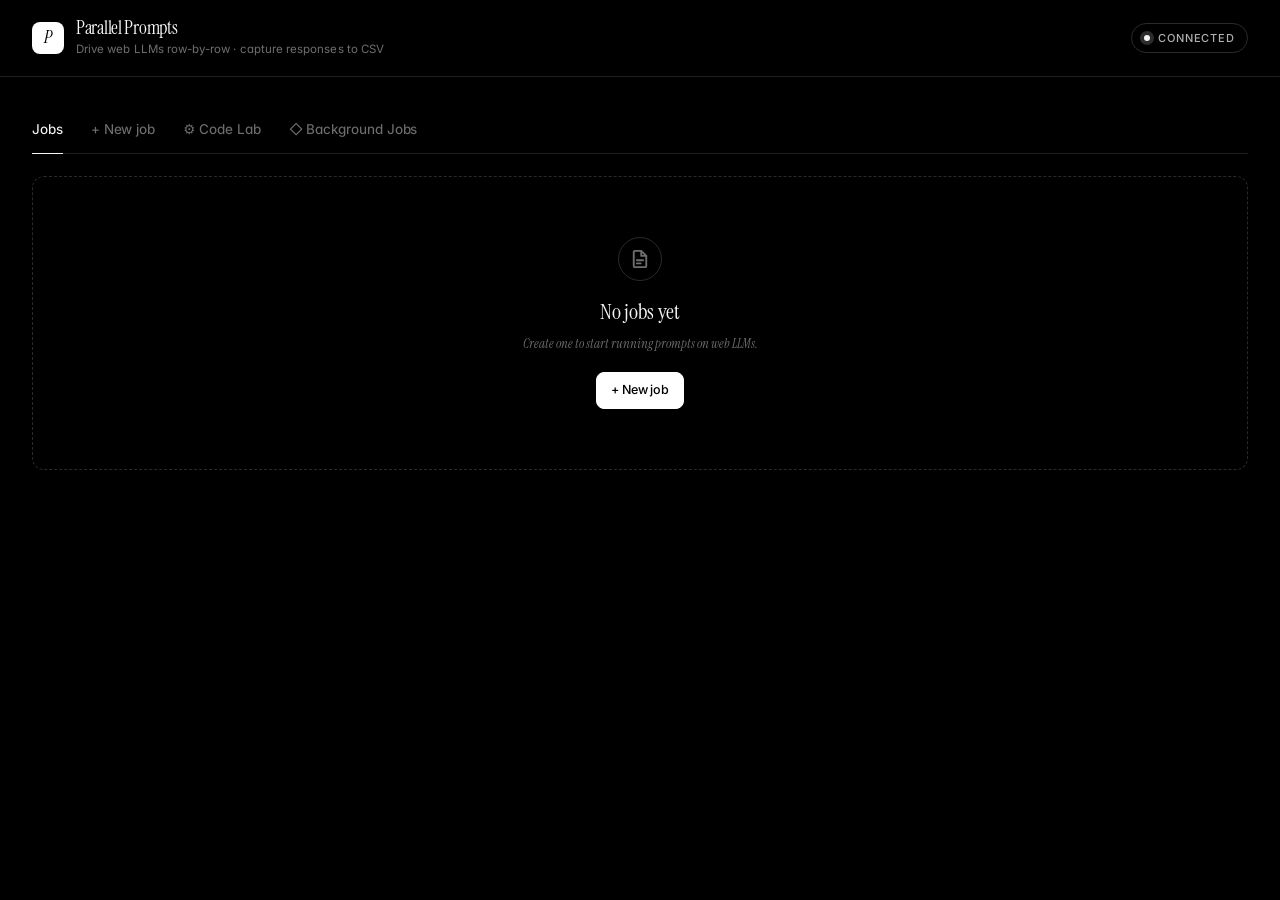
<file: dashboard/dashboard.html>
<!doctype html>
<html lang="en">
<head>
  <meta charset="utf-8" />
  <title>Parallel Prompts — Dashboard</title>
  <link rel="stylesheet" href="../shared/app.css" />
  <link rel="stylesheet" href="dashboard.css" />
</head>
<body class="mode-dashboard">
  <header class="topbar">
    <div class="brand">
      <div class="logo">P</div>
      <div>
        <h1>Parallel Prompts</h1>
        <p>Drive web LLMs row-by-row · capture responses to CSV</p>
      </div>
    </div>
    <div class="row">
      <span id="connectionPill"><span class="dot running" style="width:6px;height:6px;"></span> Connected</span>
    </div>
  </header>

  <main id="appRoot"></main>

  <script src="../lib/papaparse.min.js"></script>
  <script src="../shared/llms.js"></script>
  <script src="../shared/pyodide-bridge.js"></script>
  <script src="../code-lab/code-lab.js"></script>
  <script src="../background-jobs/background-jobs.js"></script>
  <script src="../shared/app.js"></script>
  <script src="dashboard.js"></script>
</body>
</html>
</file>
<file: shared/app.css>
/* shared/app.css — Refined Mono. Pure B&W, hairline rules, mono numerics, serif italics for headings.
   Tokens & primitive styles port the prototype design over while keeping every existing
   class name our extension JS already references. */

@import url("https://fonts.googleapis.com/css2?family=Inter:wght@400;450;500;600;700&family=Instrument+Serif:ital@0;1&family=JetBrains+Mono:wght@400;500&display=swap");

:root {
  /* Surfaces */
  --bg:   #000000;
  --bg-0: #000000;
  --bg-1: #0a0a0a;
  --bg-2: #111111;
  --bg-3: #161616;

  /* Hairlines (lightest first) */
  --line:   #1f1f1f;
  --line-2: #2a2a2a;
  --line-3: #3a3a3a;

  /* Text */
  --text:   #f5f5f5;
  --text-2: #b0b0b0;
  --text-3: #6e6e6e;
  --text-4: #4a4a4a;
  --muted:  var(--text-3);

  /* Inverted (primary buttons, active segmented thumb) */
  --inv-bg:   #ffffff;
  --inv-text: #000000;

  /* Status — monochrome only.
     `accent` aliases white so any older code referencing the old purple gets white now. */
  --accent:   #ffffff;
  --accent-2: #f5f5f5;
  --accent-3: #ffffff;
  --accent-grad: var(--inv-bg);   /* legacy alias — flat white instead of a gradient */

  --success: #f5f5f5;             /* "ok" still reads as bright white in this system */
  --warning: #b0b0b0;             /* warnings step down to mid grey */
  --danger:  #f5f5f5;             /* errors keep contrast — distinguished by border-left */
  --info:    #b0b0b0;

  /* Type stacks */
  --serif: "Instrument Serif", "Times New Roman", serif;
  --sans:  "Inter", -apple-system, BlinkMacSystemFont, "Segoe UI", system-ui, sans-serif;
  --mono:  "JetBrains Mono", ui-monospace, "SFMono-Regular", Menlo, monospace;

  /* Radii */
  --r-sm: 6px;
  --r:    8px;
  --r-lg: 12px;
  --r-xl: 16px;

  /* Easing */
  --t:      180ms cubic-bezier(0.32, 0.72, 0, 1);
  --t-slow: 360ms cubic-bezier(0.32, 0.72, 0, 1);
  --t-fast: 120ms cubic-bezier(0.32, 0.72, 0, 1);

  /* Shadows */
  --shadow-1: 0 1px 0 rgba(255, 255, 255, 0.02), 0 8px 24px rgba(0, 0, 0, 0.6);
  --shadow-2: 0 16px 60px rgba(0, 0, 0, 0.7);
}

* { box-sizing: border-box; }

html, body {
  margin: 0; padding: 0;
  background: var(--bg);
  color: var(--text);
  font-family: var(--sans);
  font-size: 13.5px;
  line-height: 1.5;
  -webkit-font-smoothing: antialiased;
  -moz-osx-font-smoothing: grayscale;
  font-feature-settings: "ss01", "cv11";
}

a { color: var(--text); text-decoration: none; }
a:hover { text-decoration: underline; text-decoration-color: var(--text-3); }

code, .mono {
  font-family: var(--mono);
  font-feature-settings: "zero", "ss01";
  font-size: 12px;
}
code {
  background: var(--bg-2);
  padding: 1px 6px;
  border-radius: 3px;
  border: 1px solid var(--line);
  color: var(--text-2);
}

.muted    { color: var(--text-3); }
.text-2   { color: var(--text-2); }
.small    { font-size: 12px; }
.tiny     { font-size: 11px; letter-spacing: 0.04em; }
.serif    { font-family: var(--serif); font-weight: 400; letter-spacing: -0.01em; }
.serif-i  { font-family: var(--serif); font-style: italic; font-weight: 400; }

.hidden { display: none !important; }
.row    { display: flex; gap: 8px; align-items: center; }
.row.wrap { flex-wrap: wrap; }
.spacer { flex: 1; }
.stack    { display: flex; flex-direction: column; gap: 8px; }
.stack-md { display: flex; flex-direction: column; gap: 14px; }
.stack-lg { display: flex; flex-direction: column; gap: 22px; }

/* ============================================================
   Brand / topbar
   ============================================================ */
.brand { display: flex; align-items: center; gap: 12px; min-width: 0; }
.logo {
  width: 32px; height: 32px;
  border-radius: 8px;
  background: var(--inv-bg);
  color: var(--inv-text);
  display: grid; place-items: center;
  font-family: var(--serif);
  font-size: 17px;
  font-style: italic;
  flex-shrink: 0;
  letter-spacing: 0;
}
.brand h1 {
  margin: 0;
  font-family: var(--serif);
  font-weight: 400;
  font-size: 19px;
  letter-spacing: -0.015em;
  line-height: 1.1;
}
.brand p {
  margin: 2px 0 0;
  font-size: 11.5px;
  color: var(--text-3);
  letter-spacing: 0.005em;
}

/* ============================================================
   Buttons
   ============================================================ */
button {
  font: inherit; cursor: pointer;
  border: 1px solid var(--line-2);
  background: var(--bg-2);
  color: var(--text);
  padding: 8px 14px;
  border-radius: var(--r);
  font-size: 12.5px;
  font-weight: 500;
  letter-spacing: -0.005em;
  display: inline-flex;
  align-items: center;
  gap: 6px;
  white-space: nowrap;
  transition: background var(--t), border-color var(--t), color var(--t), transform var(--t);
}
button:hover { background: var(--bg-3); border-color: var(--line-3); }
button:active { transform: translateY(0.5px); }
button:disabled { opacity: 0.4; cursor: not-allowed; }
button svg { flex-shrink: 0; }

button.primary {
  background: var(--inv-bg);
  border-color: var(--inv-bg);
  color: var(--inv-text);
}
button.primary:hover { background: #e5e5e5; border-color: #e5e5e5; }
button.primary:disabled { background: var(--inv-bg); border-color: var(--inv-bg); }

/* "success" / "warning" — kept as class names but now neutral monochrome
   (the prototype doesn't use color encoding) */
button.success {
  background: var(--inv-bg); border-color: var(--inv-bg); color: var(--inv-text);
}
button.success:hover { background: #e5e5e5; }
button.warning {
  background: var(--bg-2); border-color: var(--line-3); color: var(--text);
}
button.warning:hover { background: var(--bg-3); }

button.danger {
  background: transparent; border-color: transparent; color: var(--text-3);
}
button.danger:hover { color: var(--text); background: var(--bg-2); }

button.ghost {
  background: transparent; border-color: transparent; color: var(--text-2);
}
button.ghost:hover { background: var(--bg-2); color: var(--text); }

button.icon {
  padding: 8px;
  width: 32px; height: 32px;
  justify-content: center;
}

/* ============================================================
   Inputs
   ============================================================ */
input[type="text"], input[type="number"], input[type="search"], select, textarea {
  width: 100%;
  padding: 10px 12px;
  background: var(--bg-2);
  border: 1px solid var(--line-2);
  border-radius: var(--r);
  color: var(--text);
  font: inherit;
  font-size: 13px;
  outline: none;
  transition: border-color var(--t), background var(--t);
}
input:focus, select:focus, textarea:focus {
  border-color: var(--text);
  background: var(--bg-3);
}
input::placeholder, textarea::placeholder { color: var(--text-4); }
textarea {
  min-height: 100px;
  resize: vertical;
  font-family: var(--mono);
  font-size: 12px;
  line-height: 1.55;
}

/* File input — drag/drop look */
input[type="file"] {
  padding: 8px;
  cursor: pointer;
  font-family: var(--mono);
  font-size: 12px;
  color: var(--text-2);
  background: var(--bg-2);
  border: 1px dashed var(--line-3);
  border-radius: var(--r);
}
input[type="file"]:hover { border-color: var(--text-3); background: var(--bg-3); }
input[type="file"]::file-selector-button {
  background: var(--bg-3);
  color: var(--text-2);
  border: 1px solid var(--line-2);
  padding: 5px 10px;
  margin-right: 10px;
  border-radius: 5px;
  cursor: pointer;
  font: inherit;
  font-size: 11px;
  text-transform: uppercase;
  letter-spacing: 0.06em;
}
input[type="file"]::file-selector-button:hover { background: var(--bg-2); }

/* Labels */
label { display: block; }
label > span.label-text {
  display: block;
  margin-bottom: 7px;
  font-size: 11.5px;
  color: var(--text-2);
  letter-spacing: 0.01em;
  font-weight: 500;
}
label.checkbox-row {
  display: flex; align-items: center; gap: 10px;
  cursor: pointer; user-select: none;
  padding: 6px 0;
  font-size: 12.5px;
  color: var(--text-2);
}
label.checkbox-row:hover { color: var(--text); }
label.checkbox-row input[type="checkbox"] {
  appearance: none;
  -webkit-appearance: none;
  width: 16px; height: 16px;
  margin: 0;
  border: 1px solid var(--line-3);
  background: var(--bg-2);
  border-radius: 4px;
  cursor: pointer;
  position: relative;
  flex-shrink: 0;
  transition: background var(--t), border-color var(--t);
}
label.checkbox-row input[type="checkbox"]:checked {
  background: var(--inv-bg);
  border-color: var(--inv-bg);
}
label.checkbox-row input[type="checkbox"]:checked::after {
  content: "";
  position: absolute;
  inset: 0;
  border-bottom: 2px solid var(--inv-text);
  border-right: 2px solid var(--inv-text);
  width: 5px; height: 9px;
  left: 5px; top: 1px;
  transform: rotate(45deg);
}

/* Range slider — hairline track, white thumb */
input[type="range"] {
  -webkit-appearance: none; appearance: none;
  width: 100%; height: 2px; background: var(--line-2);
  border-radius: 999px; outline: none; padding: 0;
  cursor: pointer; margin: 0;
}
input[type="range"]::-webkit-slider-thumb {
  -webkit-appearance: none; appearance: none;
  width: 14px; height: 14px; border-radius: 50%;
  background: var(--text); border: 0;
  transition: transform var(--t), box-shadow var(--t);
  box-shadow: 0 0 0 0 rgba(255, 255, 255, 0);
}
input[type="range"]::-webkit-slider-thumb:hover {
  transform: scale(1.15); box-shadow: 0 0 0 6px rgba(255, 255, 255, 0.08);
}
input[type="range"]::-moz-range-thumb {
  width: 14px; height: 14px; border-radius: 50%;
  background: var(--text); border: 0; cursor: grab;
}

/* Selects — no decorative chevron arrow (per design preference). */
select {
  appearance: none; -webkit-appearance: none;
  padding-right: 14px;
  cursor: pointer;
  background-image: none;
}
.select-wrap, label > .select-wrap { position: relative; }
/* (Chevron pseudo-elements intentionally removed.) */

/* ============================================================
   Segmented control (Linear-style sliding white thumb)
   ============================================================ */
.segmented {
  display: inline-flex;
  background: var(--bg-2);
  border: 1px solid var(--line-2);
  border-radius: var(--r);
  padding: 3px;
  position: relative;
  gap: 0;
}
.segmented label {
  position: relative;
  z-index: 1;
  flex: 1;
  margin: 0;
  padding: 7px 14px;
  font-size: 12px;
  font-weight: 500;
  letter-spacing: -0.005em;
  color: var(--text-3);
  text-align: center;
  border-radius: 5px;
  cursor: pointer;
  user-select: none;
  white-space: nowrap;
  transition: color var(--t);
}
.segmented label:hover { color: var(--text-2); }
.segmented label input { display: none; }
.segmented label:has(input:checked) {
  color: var(--inv-text);
  background: var(--inv-bg);
}

/* ============================================================
   Cards
   ============================================================ */
.card {
  background: var(--bg-1);
  border: 1px solid var(--line);
  border-radius: var(--r-lg);
  padding: 18px 20px;
  transition: border-color var(--t), background var(--t);
}
.card:hover { border-color: var(--line-2); }

/* ============================================================
   Pills / tags
   ============================================================ */
.pill {
  display: inline-flex;
  align-items: center;
  gap: 5px;
  padding: 3px 8px;
  border-radius: 4px;
  font-size: 10px;
  letter-spacing: 0.08em;
  font-weight: 500;
  text-transform: uppercase;
  border: 1px solid var(--line-2);
  color: var(--text-2);
  background: transparent;
  font-family: var(--sans);
}
.pill.accent  { border-color: var(--line-3); color: var(--text); }
.pill.success { background: var(--inv-bg); border-color: var(--inv-bg); color: var(--inv-text); }
.pill.warning { border-color: var(--line-3); color: var(--text); background: transparent; }
.pill.danger  { border-color: var(--text); color: var(--text); }
.pill.info    { border-color: var(--line-3); color: var(--text-2); }

/* ============================================================
   Progress bar — hairline 2px track
   ============================================================ */
.progress {
  height: 2px;
  background: var(--line);
  border-radius: 999px;
  overflow: hidden;
  position: relative;
  border: none;
}
.progress > div {
  height: 100%;
  background: var(--text);
  border-radius: 999px;
  transition: width 0.5s cubic-bezier(0.32, 0.72, 0, 1);
  position: relative;
}
.progress.running > div::after {
  content: "";
  position: absolute; inset: 0;
  background: linear-gradient(90deg, transparent, rgba(0, 0, 0, 0.4), transparent);
  animation: shimmer 1.6s ease-in-out infinite;
}
@keyframes shimmer {
  from { transform: translateX(-100%); }
  to   { transform: translateX(100%); }
}

/* ============================================================
   Modal
   ============================================================ */
.modal-backdrop {
  position: fixed; inset: 0;
  background: rgba(0, 0, 0, 0.7);
  backdrop-filter: blur(8px);
  display: grid; place-items: center;
  z-index: 1000;
  padding: 20px;
  animation: fadeIn 0.2s ease;
}
@keyframes fadeIn { from { opacity: 0; } to { opacity: 1; } }
.modal {
  background: var(--bg-1);
  border: 1px solid var(--line-2);
  border-radius: var(--r-xl);
  width: 100%;
  max-width: 720px;
  max-height: 90vh;
  overflow: hidden;
  display: flex; flex-direction: column;
  box-shadow: var(--shadow-2);
  animation: slideUp 0.25s cubic-bezier(0.32, 0.72, 0, 1);
}
@keyframes slideUp {
  from { transform: translateY(16px); opacity: 0; }
  to   { transform: translateY(0); opacity: 1; }
}
.modal-header {
  padding: 18px 22px;
  border-bottom: 1px solid var(--line);
  display: flex;
  justify-content: space-between;
  align-items: center;
}
.modal-header h2 {
  margin: 0;
  font-family: var(--serif);
  font-weight: 400;
  font-size: 22px;
  letter-spacing: -0.015em;
}
.modal-body { padding: 20px 22px; overflow: auto; flex: 1; }
.modal-footer {
  padding: 14px 22px;
  border-top: 1px solid var(--line);
  display: flex;
  justify-content: flex-end;
  gap: 10px;
  background: var(--bg-1);
}

/* ============================================================
   Tabs (animated underline indicator)
   ============================================================ */
.tabs {
  display: flex;
  border-bottom: 1px solid var(--line);
  margin-bottom: 22px;
  gap: 0;
  position: relative;
}
.tabs button {
  background: transparent;
  border: none;
  border-bottom: none;
  border-radius: 0;
  padding: 14px 0;
  margin-right: 28px;
  color: var(--text-3);
  font-weight: 450;
  font-size: 13.5px;
  letter-spacing: -0.005em;
  position: relative;
  transition: color var(--t);
}
.tabs button:hover { color: var(--text-2); background: transparent; }
.tabs button.active { color: var(--text); }
/* The animated white indicator — positioned via JS by hooking on .tabs and reading the active button */
.tabs::after {
  content: "";
  position: absolute;
  left: var(--ind-left, 0);
  width: var(--ind-width, 0);
  bottom: -1px;
  height: 1px;
  background: var(--text);
  transition: left var(--t-slow), width var(--t-slow);
}

/* ============================================================
   Scrollbar
   ============================================================ */
::-webkit-scrollbar { width: 10px; height: 10px; }
::-webkit-scrollbar-track { background: transparent; }
::-webkit-scrollbar-thumb {
  background: var(--line-2);
  border-radius: 999px;
  border: 2px solid var(--bg);
}
::-webkit-scrollbar-thumb:hover { background: var(--line-3); }

/* ============================================================
   Status dot (job header / worker chips / row state)
   ============================================================ */
.dot {
  display: inline-block;
  width: 7px; height: 7px;
  border-radius: 50%;
  background: var(--text-3);
  flex-shrink: 0;
  position: relative;
}
.dot.idle    { background: var(--text-3); }
.dot.paused  { background: var(--text-2); }
.dot.error   { background: var(--text); box-shadow: 0 0 0 2px var(--bg); border: 1px solid var(--text); }
.dot.done    { background: var(--text); }
.dot.running { background: var(--text); }
.dot.running::after {
  content: ""; position: absolute; inset: -4px;
  border-radius: 50%;
  background: var(--text);
  opacity: 0.18;
  animation: pulseRing 1.6s ease-out infinite;
}
@keyframes pulseRing {
  0%   { transform: scale(0.6); opacity: 0.4; }
  100% { transform: scale(1.6); opacity: 0; }
}

/* ============================================================
   Toggle switch (kept for legacy code)
   ============================================================ */
.switch { position: relative; display: inline-block; width: 36px; height: 20px; flex-shrink: 0; }
.switch input { opacity: 0; width: 0; height: 0; }
.switch .slider {
  position: absolute; cursor: pointer; inset: 0;
  background: var(--bg-3); border: 1px solid var(--line-2);
  transition: var(--t); border-radius: 999px;
}
.switch .slider::before {
  position: absolute; content: ""; height: 14px; width: 14px;
  left: 2px; top: 2px; background: var(--text-3);
  transition: var(--t); border-radius: 50%;
}
.switch input:checked + .slider { background: var(--inv-bg); border-color: var(--inv-bg); }
.switch input:checked + .slider::before { transform: translateX(16px); background: var(--inv-text); }

/* ============================================================
   Details / disclosure
   ============================================================ */
details summary {
  cursor: pointer; user-select: none;
  padding: 14px 0;
  color: var(--text-2);
  font-size: 12.5px;
  font-weight: 500;
  border-top: 1px solid var(--line);
  transition: color var(--t);
}
details[open] summary { color: var(--text); }
details summary:hover { color: var(--text); }
details summary::-webkit-details-marker { display: none; }
details summary::before {
  content: "";
  display: inline-block;
  width: 6px; height: 6px;
  border-right: 1px solid currentColor;
  border-bottom: 1px solid currentColor;
  transform: rotate(-45deg);
  margin-right: 8px;
  margin-bottom: 1px;
  transition: transform var(--t);
}
details[open] summary::before { transform: rotate(45deg); }

/* When details is inside a card or sub-section, drop the top-line */
.card > details summary,
.modal-body details summary { border-top: none; padding-top: 6px; }

/* ============================================================
   Job list / cards
   ============================================================ */
.view { animation: fadeIn 0.18s ease; }

.empty {
  text-align: center;
  padding: 60px 20px;
  border: 1px dashed var(--line-2);
  border-radius: var(--r-lg);
  background: transparent;
}
.empty-icon {
  width: 44px; height: 44px;
  margin: 0 auto 14px;
  border-radius: 50%;
  border: 1px solid var(--line-2);
  display: grid; place-items: center;
  color: var(--text-3);
  font-size: 18px;
}
.empty h3 {
  margin: 0 0 6px;
  font-family: var(--serif);
  font-weight: 400;
  font-size: 22px;
  letter-spacing: -0.015em;
}
.empty p {
  margin: 0 0 18px;
  color: var(--text-3);
  font-size: 13px;
  font-family: var(--serif);
  font-style: italic;
}

.jobs-list { display: flex; flex-direction: column; gap: 14px; }

.job-card {
  background: var(--bg-1);
  border: 1px solid var(--line);
  border-radius: var(--r-lg);
  padding: 18px 20px;
  transition: border-color var(--t);
}
.job-card:hover { border-color: var(--line-2); }
.job-row {
  display: flex; justify-content: space-between; align-items: flex-start;
  gap: 12px;
  margin-bottom: 14px;
}
.job-title {
  display: flex; align-items: center; gap: 10px;
  min-width: 0; flex: 1;
}
.job-title h3 {
  margin: 0;
  font-family: var(--mono);
  font-size: 13px;
  font-weight: 500;
  letter-spacing: -0.01em;
  white-space: nowrap;
  overflow: hidden;
  text-overflow: ellipsis;
  color: var(--text);
}

/* Job meta — counts row */
.job-meta {
  display: flex; gap: 14px; flex-wrap: wrap;
  font-size: 11.5px;
  color: var(--text-3);
  margin-top: 10px;
}
.job-meta strong, .job-meta .mono {
  color: var(--text);
  font-weight: 500;
  font-family: var(--mono);
  font-size: 12px;
  letter-spacing: -0.01em;
}

/* Worker chips */
.job-workers {
  display: flex; gap: 8px; flex-wrap: wrap;
  margin-top: 12px;
}
.worker-chip {
  display: inline-flex;
  align-items: center;
  gap: 8px;
  padding: 5px 10px 5px 8px;
  border: 1px solid var(--line-2);
  border-radius: 999px;
  font-size: 11.5px;
  color: var(--text-2);
  background: var(--bg-2);
}
.worker-chip .mono {
  color: var(--text);
  font-weight: 500;
  font-size: 11.5px;
}
.worker-chip .muted { color: var(--text-3); font-family: var(--mono); font-size: 10.5px; }

/* Job error block */
.job-error {
  display: flex; align-items: flex-start; gap: 10px;
  margin-top: 12px;
  padding: 10px 12px;
  background: var(--bg-2);
  border: 1px solid var(--line-2);
  border-left: 2px solid var(--text);
  border-radius: var(--r-sm);
  font-size: 12px;
  color: var(--text-2);
}
.job-error strong { color: var(--text); font-weight: 500; }

/* Job actions */
.job-actions {
  display: flex; gap: 8px; flex-wrap: wrap;
  align-items: center;
  margin-top: 14px;
  padding-top: 14px;
  border-top: 1px solid var(--line);
}

/* Progress in job card */
.job-card .progress { margin-top: 10px; }

/* ============================================================
   CSV preview table
   ============================================================ */
.csv-preview {
  border: 1px solid var(--line);
  border-radius: var(--r-sm);
  background: var(--bg-2);
  max-height: 240px;
  overflow: auto;
}
.csv-preview table {
  border-collapse: collapse;
  width: 100%;
  font-size: 12px;
}
.csv-preview th, .csv-preview td {
  border-bottom: 1px solid var(--line);
  padding: 6px 8px;
  text-align: left;
  vertical-align: top;
  max-width: 240px;
  overflow: hidden;
  text-overflow: ellipsis;
  white-space: nowrap;
}
.csv-preview th {
  background: var(--bg-3);
  position: sticky; top: 0; z-index: 1;
  font-weight: 500;
  font-size: 10px;
  text-transform: uppercase;
  letter-spacing: 0.08em;
  color: var(--text-3);
}
.csv-preview td.cell-skipped { opacity: 0.4; text-decoration: line-through; }
.csv-preview input[type="checkbox"] { accent-color: var(--text); }

/* ---- Editable cells (stacker) ---- */
.editable-cell {
  cursor: text;
  min-width: 60px;
  max-width: 360px;
  white-space: pre-wrap !important;
  word-break: break-word;
  overflow: visible !important;
  text-overflow: clip !important;
  font-family: var(--mono);
  font-size: 11.5px;
  color: var(--text);
}
.editable-cell:hover { background: var(--bg-3); }
.editable-cell:focus {
  outline: 1px solid var(--text);
  outline-offset: -1px;
  background: var(--bg-3);
  position: relative;
  z-index: 2;
}
.editable-cell.response-col { color: var(--text-2); font-style: italic; font-family: var(--serif); }
.editable-cell.response-col:not(:focus) { background: rgba(255, 255, 255, 0.02); }

.editable-header {
  cursor: text;
  text-transform: uppercase !important;
  font-weight: 500 !important;
  color: var(--text-2) !important;
  letter-spacing: 0.08em !important;
}
.editable-header:hover { background: var(--bg-2); color: var(--text) !important; }
.editable-header:focus {
  outline: 1px solid var(--text);
  outline-offset: -1px;
  background: var(--bg-2);
  color: var(--text) !important;
}
.editable-header::after {
  content: "✎";
  margin-left: 6px;
  opacity: 0.4;
  font-size: 10px;
}

td.row-actions {
  display: flex; gap: 2px;
  padding: 2px 4px !important;
  white-space: nowrap;
}
td.row-actions button {
  padding: 3px 7px;
  font-size: 11px;
  min-width: 0;
  height: auto;
  width: auto;
  border-radius: 4px;
}

.csv-preview td.editable-cell { white-space: pre-wrap; }

/* ============================================================
   Row detail rows in the modal — execution graph
   ============================================================ */
.rows-detail {
  max-height: 400px;
  overflow: auto;
  border: 1px solid var(--line);
  border-radius: var(--r-sm);
  margin-top: 8px;
}
.row-detail {
  display: flex;
  flex-direction: column;
  gap: 4px;
  padding: 8px 10px;
  border-bottom: 1px solid var(--line);
}
.row-detail:last-child { border-bottom: none; }
.row-detail-main {
  display: grid;
  grid-template-columns: 36px 16px 1fr 1fr;
  gap: 8px;
  align-items: center;
  font-size: 12px;
}
.row-detail .row-num {
  color: var(--text-3);
  font-family: var(--mono);
  font-size: 11px;
}
.row-detail .row-prompt {
  color: var(--text);
  white-space: nowrap;
  overflow: hidden;
  text-overflow: ellipsis;
  font-family: var(--mono);
  font-size: 11.5px;
}
.row-detail .row-resp {
  white-space: nowrap;
  overflow: hidden;
  text-overflow: ellipsis;
  font-family: var(--mono);
  font-size: 11.5px;
}
.row-detail.row-failed .row-num { color: var(--text); }
.row-detail.row-done   .row-num { color: var(--text); }

.exec-details summary {
  cursor: pointer;
  list-style: none;
  padding: 4px 0;
  font-size: 11px;
  color: var(--text-3);
  display: flex; align-items: center; gap: 6px;
  border-top: none;
}
.exec-details summary::before {
  content: "";
  display: inline-block;
  width: 5px; height: 5px;
  border-right: 1px solid currentColor;
  border-bottom: 1px solid currentColor;
  transform: rotate(-45deg);
  transition: transform var(--t);
  margin: 0;
}
.exec-details[open] summary::before { transform: rotate(45deg); }

.exec-graph-inline { display: inline-flex; align-items: center; gap: 4px; }
.dag-dot {
  display: inline-block;
  width: 7px; height: 7px;
  border-radius: 50%;
  background: var(--text-3);
  flex-shrink: 0;
}
.dag-dot.info  { background: var(--text-2); }
.dag-dot.ok    { background: var(--text); box-shadow: 0 0 0 2px rgba(255,255,255,0.12); }
.dag-dot.fail  { background: var(--text-3); border: 1px solid var(--text-2); }
.dag-dot.error { background: var(--text); }
.dag-arrow { color: var(--text-4); font-size: 10px; line-height: 1; font-family: var(--mono); }

.exec-graph {
  display: flex; flex-direction: column; gap: 6px;
  padding: 12px;
  background: var(--bg-2);
  border-radius: var(--r-sm);
  margin: 6px 0 0;
  border: 1px solid var(--line);
}
.dag-node {
  padding: 8px 10px;
  border-radius: var(--r-sm);
  border-left: 1px solid var(--line-3);
  background: var(--bg-1);
  font-size: 12px;
}
.dag-node.info  { border-left-color: var(--text-3); }
.dag-node.ok    { border-left-color: var(--text); }
.dag-node.fail  { border-left-color: var(--text-3); }
.dag-node.error { border-left-color: var(--text); }
.dag-node strong {
  margin-right: 6px;
  color: var(--text-2);
  font-weight: 500;
  font-family: var(--mono);
}
.dag-node details summary {
  font-size: 10px;
  text-transform: uppercase;
  letter-spacing: 0.08em;
  color: var(--text-3);
  margin-top: 4px;
  padding: 2px 0;
  border-top: none;
}
.dag-node .output-pre { max-height: 180px; font-size: 11.5px; }

/* ============================================================
   Code Lab
   ============================================================ */
.code-lab { display: flex; flex-direction: column; }
.lab-view { animation: fadeIn 0.18s ease; }

.code-editor {
  width: 100%;
  min-height: 240px;
  font-family: var(--mono);
  font-size: 13px;
  line-height: 1.5;
  background: var(--bg-2);
  color: var(--text);
  border: 1px solid var(--line-2);
  border-radius: var(--r);
  padding: 14px;
  resize: vertical;
  tab-size: 4;
  -moz-tab-size: 4;
  white-space: pre;
}
.code-editor.mini { min-height: 120px; }
.code-editor:focus { outline: none; border-color: var(--text); background: var(--bg-3); }

.output-panels {
  display: grid;
  grid-template-columns: 1fr 1fr;
  gap: 10px;
}
@media (max-width: 720px) {
  .output-panels { grid-template-columns: 1fr; }
}
.output-block {
  background: var(--bg-2);
  border: 1px solid var(--line);
  border-radius: var(--r-sm);
  overflow: hidden;
}
.output-label {
  padding: 6px 10px;
  background: var(--bg-3);
  font-size: 10px;
  font-weight: 500;
  text-transform: uppercase;
  letter-spacing: 0.08em;
  color: var(--text-3);
  border-bottom: 1px solid var(--line);
}
.output-pre {
  margin: 0;
  padding: 10px;
  font-family: var(--mono);
  font-size: 12px;
  line-height: 1.5;
  color: var(--text);
  white-space: pre-wrap;
  word-break: break-word;
  max-height: 280px;
  overflow: auto;
}
.output-pre.stderr { color: var(--text-2); }

/* Repair / agent log */
.repair-log {
  display: flex;
  flex-direction: column;
  gap: 8px;
  max-height: 520px;
  overflow: auto;
  padding-right: 4px;
}
.repair-step {
  border: 1px solid var(--line);
  border-left: 1px solid var(--text-3);
  border-radius: var(--r-sm);
  padding: 10px 12px;
  background: var(--bg-2);
}
.repair-step.info  { border-left-color: var(--text-2); }
.repair-step.ok    { border-left-color: var(--text); }
.repair-step.fail  { border-left-color: var(--text-3); }
.repair-step.error { border-left-color: var(--text); border-left-width: 2px; }
.repair-step .step-headline {
  font-weight: 500;
  margin-bottom: 4px;
  font-size: 13px;
}
.repair-step details { margin-top: 4px; }
.repair-step details summary {
  font-size: 10px;
  color: var(--text-3);
  text-transform: uppercase;
  letter-spacing: 0.08em;
  padding: 2px 0;
  border-top: none;
}
.repair-step .output-pre { max-height: 220px; font-size: 11.5px; }

.lab-grid { display: grid; gap: 14px; }

/* ============================================================
   Misc utilities
   ============================================================ */
.divider { height: 1px; background: var(--line); margin: 12px 0; }

.kbd {
  display: inline-flex; align-items: center; justify-content: center;
  height: 18px; min-width: 18px; padding: 0 5px;
  border-radius: 4px; border: 1px solid var(--line-3);
  background: var(--bg-2); color: var(--text-2);
  font-family: var(--mono); font-size: 10.5px;
}
</file>
<file: dashboard/dashboard.css>
/* dashboard.css — full-page Refined Mono dashboard */

body.mode-dashboard { min-height: 100vh; background: var(--bg); }

.topbar {
  display: flex;
  align-items: center;
  justify-content: space-between;
  padding: 18px 32px;
  border-bottom: 1px solid var(--line);
  background: var(--bg);
  position: sticky;
  top: 0;
  z-index: 50;
}

main {
  padding: 28px 32px 80px;
  max-width: 1280px;
  margin: 0 auto;
}

.mode-dashboard .modal { max-width: 760px; }
.mode-dashboard .csv-preview { max-height: 280px; }

/* Two-column layout for new-job form on wide screens */
.mode-dashboard .new-job-grid {
  display: grid;
  grid-template-columns: 1fr 1fr;
  gap: 16px;
}
.mode-dashboard .new-job-grid .full { grid-column: 1 / -1; }

@media (max-width: 720px) {
  .mode-dashboard .new-job-grid { grid-template-columns: 1fr; }
}

/* Connection pill in topbar */
#connectionPill {
  display: inline-flex;
  align-items: center;
  gap: 8px;
  padding: 6px 12px;
  border-radius: 999px;
  border: 1px solid var(--line-2);
  font-size: 11px;
  color: var(--text-2);
  letter-spacing: 0.08em;
  text-transform: uppercase;
  font-weight: 500;
  background: transparent;
}
</file>
